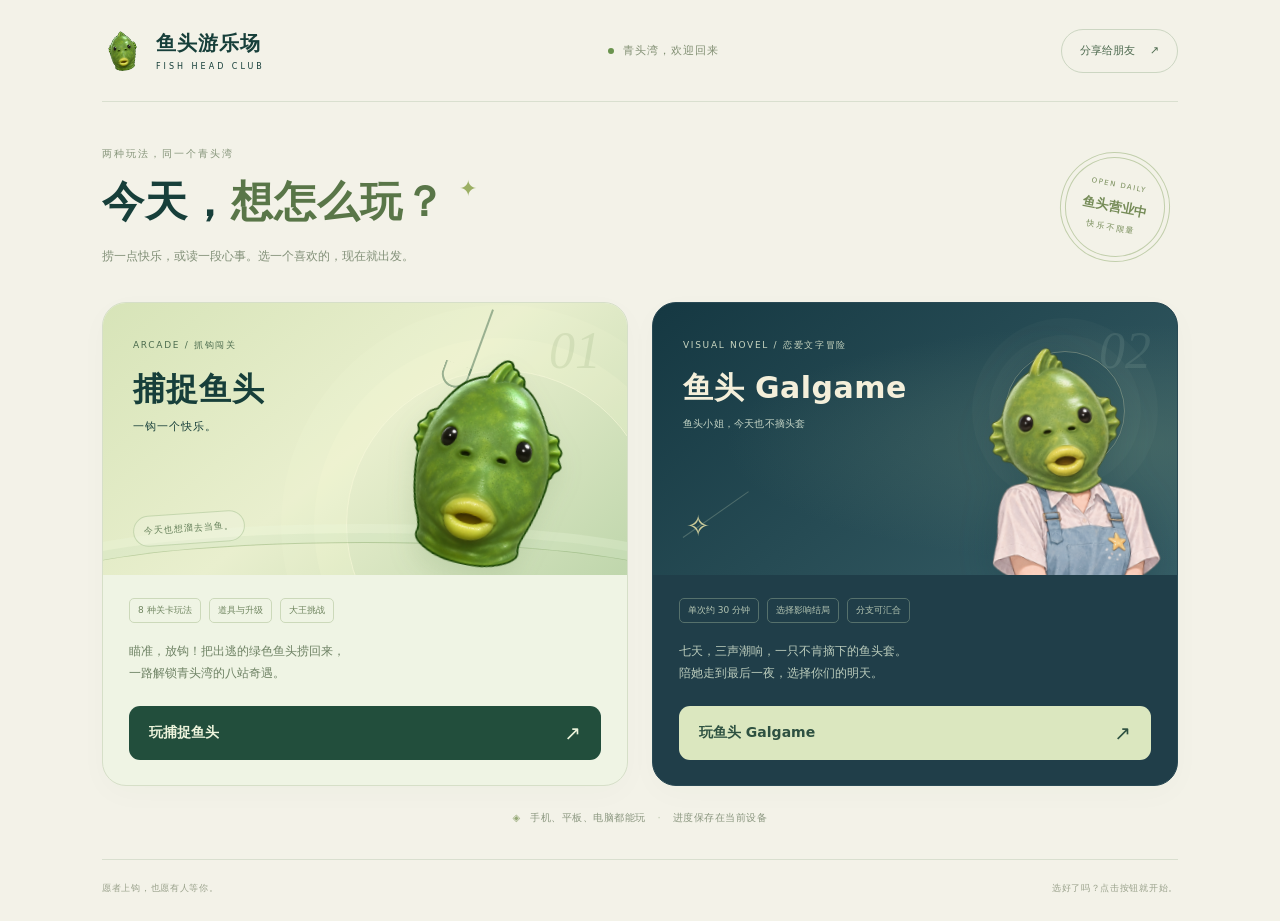
<file: index.html>
<!doctype html>
<html lang="zh-CN">
<head>
  <meta charset="utf-8"><meta name="viewport" content="width=device-width, initial-scale=1, viewport-fit=cover">
  <meta name="theme-color" content="#f3f2e8"><meta name="description" content="欢迎来到鱼头游乐场。选择捕捉鱼头的八关抓钩冒险，或进入鱼头小姐的七日恋爱故事。">
  <meta name="apple-mobile-web-app-capable" content="yes"><meta name="apple-mobile-web-app-title" content="鱼头游乐场">
  <title>鱼头游乐场 · 选一个，开始玩</title>
  <link rel="icon" href="fish-head.ico"><link rel="apple-touch-icon" href="apple-touch-icon.png"><link rel="manifest" href="manifest.webmanifest"><link rel="stylesheet" href="hub.css">
</head>
<body>
  <div class="club-shell">
    <header class="club-header"><a class="club-brand" href="./" aria-label="鱼头游乐场首页"><img src="fish-head.png" alt=""><span>鱼头游乐场<small>FISH HEAD CLUB</small></span></a><span class="club-location"><i></i> 青头湾，欢迎回来</span><button class="share-button" id="shareHub">分享给朋友 <span>↗</span></button></header>
    <main>
      <section class="welcome"><div><p class="eyebrow">两种玩法，同一个青头湾</p><h1>今天，<span>想怎么玩？</span><i>✦</i></h1><p class="welcome-note">捞一点快乐，或读一段心事。<br class="phone-break">选一个喜欢的，现在就出发。</p></div><div class="welcome-stamp" aria-hidden="true"><span>OPEN DAILY</span><b>鱼头营业中</b><small>快乐不限量</small></div></section>
      <section class="game-grid" aria-label="选择游戏">
        <article class="game-card arcade-card" aria-labelledby="arcadeTitle">
          <div class="card-scene"><div class="scene-orbit" aria-hidden="true"></div><div class="hook-line" aria-hidden="true"></div><div class="card-number" aria-hidden="true">01</div><span class="game-kind">ARCADE / 抓钩闯关</span><h2 id="arcadeTitle">捕捉鱼头<span>一钩一个快乐。</span></h2><img class="arcade-fish" src="fish-head.png" alt="绿色鱼头套"><span class="fish-comment" aria-hidden="true">今天也想溜去当鱼。</span><div class="sea-line" aria-hidden="true"></div></div>
          <div class="card-details"><div class="game-tags"><span>8 种关卡玩法</span><span>道具与升级</span><span>大王挑战</span></div><p>瞄准，放钩！把出逃的绿色鱼头捞回来，<br>一路解锁青头湾的八站奇遇。</p><a class="play-button" id="playCatch" href="catch.html"><span>玩捕捉鱼头</span><b aria-hidden="true">↗</b></a></div>
        </article>
        <article class="game-card novel-card" aria-labelledby="novelTitle">
          <div class="card-scene"><div class="moon" aria-hidden="true"></div><span class="novel-spark" aria-hidden="true">✧</span><div class="card-number" aria-hidden="true">02</div><span class="game-kind">VISUAL NOVEL / 恋爱文字冒险</span><h2 id="novelTitle">鱼头 Galgame<span>鱼头小姐，今天也不摘头套</span></h2><div class="novel-character" role="img" aria-label="戴着绿色鱼头套、穿蓝色围裙的小青"></div><div class="novel-line" aria-hidden="true"></div></div>
          <div class="card-details"><div class="game-tags"><span>单次约 30 分钟</span><span>选择影响结局</span><span>分支可汇合</span></div><p>七天，三声潮响，一只不肯摘下的鱼头套。<br>陪她走到最后一夜，选择你们的明天。</p><a class="play-button" id="playNovel" href="galgame.html"><span>玩鱼头 Galgame</span><b aria-hidden="true">↗</b></a></div>
        </article>
      </section>
      <p class="play-note"><span>◈</span> 手机、平板、电脑都能玩 <i>·</i> 进度保存在当前设备</p>
    </main>
    <footer class="club-footer"><span>愿者上钩，也愿有人等你。</span><span id="hubStatus" role="status">选好了吗？点击按钮就开始。</span></footer>
  </div>
  <script src="hub.js"></script>
</body>
</html>
</file>
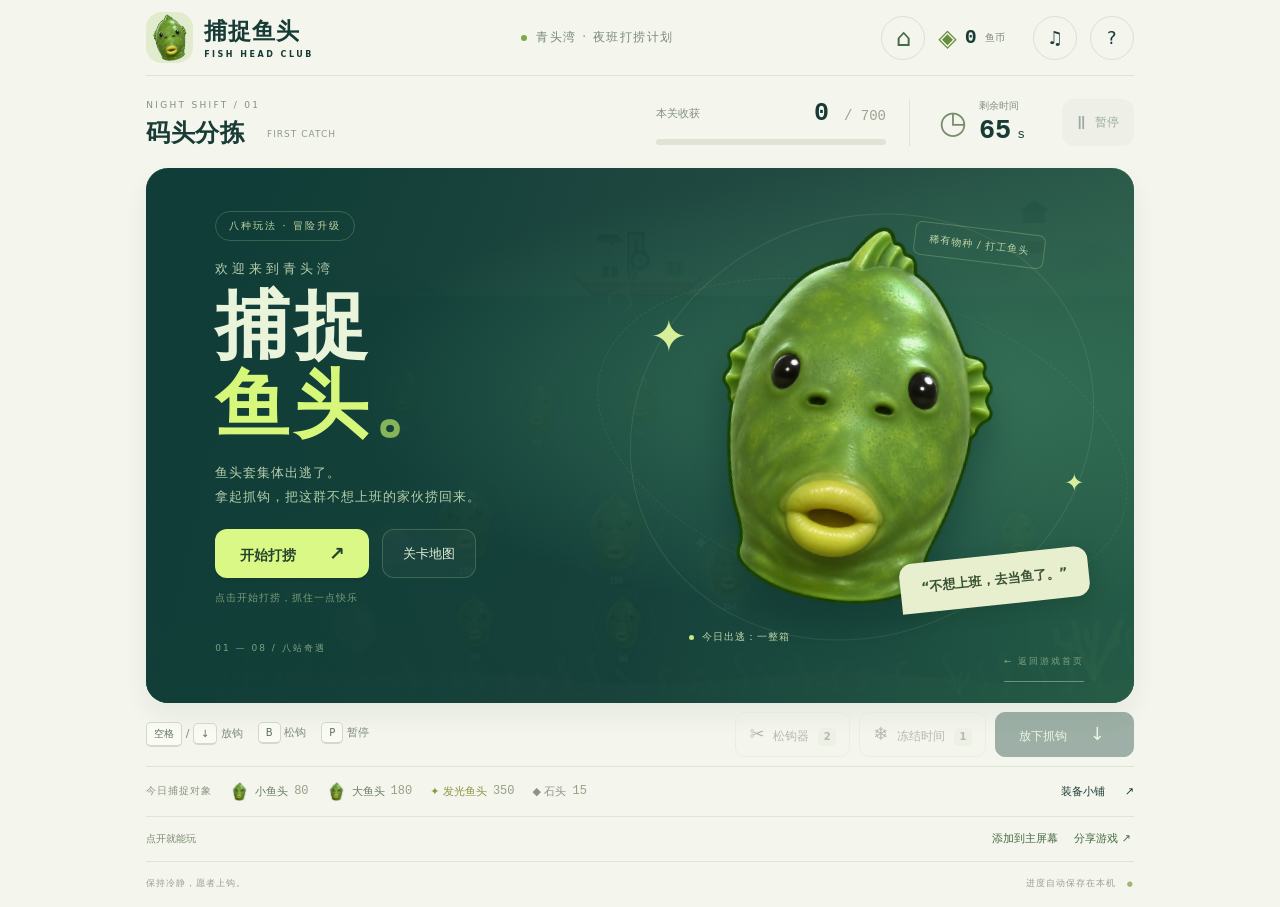
<file: catch.html>
<!doctype html>
<html lang="zh-CN">
<head>
  <meta charset="utf-8">
  <meta name="viewport" content="width=device-width, initial-scale=1, viewport-fit=cover">
  <meta name="theme-color" content="#113e3b">
  <meta name="description" content="点一下放钩，把不想上班的绿色鱼头捞回来！8 个剧情关卡、鱼头大王、装备升级，手机电脑都能玩。">
  <meta name="apple-mobile-web-app-capable" content="yes">
  <meta name="apple-mobile-web-app-status-bar-style" content="black-translucent">
  <meta name="apple-mobile-web-app-title" content="捕捉鱼头">
  <meta property="og:title" content="捕捉鱼头 · 八种玩法，八站奇遇">
  <meta property="og:description" content="寻宝、闸门、避电、救援与三阶段大王，八种玩法等你挑战。">
  <meta property="og:type" content="website">
  <meta property="og:image" content="icon-512.png">
  <title>捕捉鱼头 · 青头湾夜班日记</title>
  <link rel="icon" href="fish-head.ico">
  <link rel="apple-touch-icon" href="apple-touch-icon.png">
  <link rel="manifest" href="manifest.webmanifest">
  <link rel="stylesheet" href="style.css">
  <link rel="stylesheet" href="mobile.css">
</head>
<body>
  <div class="app">
    <header class="header">
      <button class="brand" id="homeButton" aria-label="返回捕捉鱼头菜单"><span class="brand-icon"><img src="fish-head.png" alt=""></span><span>捕捉鱼头<small>FISH HEAD CLUB</small></span></button>
      <div class="header-note"><span class="live-dot"></span>青头湾 · 夜班打捞计划</div>
      <div class="header-actions"><a class="icon-button hub-return" href="index.html" aria-label="返回游戏首页" title="返回游戏首页">⌂</a><span class="wallet" title="通关获得鱼币，可用于升级装备"><span>◈</span> <b id="wallet">0</b><small>鱼币</small></span><button id="soundButton" class="icon-button" title="切换音效" aria-label="关闭音效">♫</button><button id="helpButton" class="icon-button" title="玩法说明" aria-label="玩法说明">?</button></div>
    </header>

    <main>
      <section class="dashboard" aria-label="关卡信息">
        <div class="level-title"><span class="eyebrow" id="levelEyebrow">NIGHT SHIFT / 01</span><h1 id="levelName">新手码头 <span>FIRST CATCH</span></h1></div>
        <div class="score-panel"><div><span>本关收获</span><b id="score">0 <small>/ 450</small></b></div><div class="progress-track"><i id="progress"></i></div></div>
        <div class="timer"><span class="clock-icon">◷</span><div><small>剩余时间</small><strong id="timer">65<span>s</span></strong></div></div>
        <button class="pause-button" id="pauseButton" disabled>Ⅱ <span>暂停</span></button>
      </section>

      <section id="missionStrip" class="mission-strip" aria-label="本关委托"><b id="missionLabel">分拣委托</b><span id="missionProgress" role="status" aria-live="polite">小鱼头 0/3 · 大鱼头 0/2</span></section>

      <section class="game-shell" aria-label="捕捉鱼头游戏场景">
        <canvas id="game" width="1200" height="650" tabindex="0" aria-label="游戏区域。空格或向下键放钩，B 松钩，P 暂停。"></canvas>
        <div class="water-badge"><span></span><span id="sceneLabel">青头湾 / 水深 3 m</span></div>
        <div class="scene-caption" id="sceneCaption">一场关于鱼头、自由和夜班的冒险。</div>
        <div id="toast" class="toast" role="status" aria-live="polite"></div>

        <section id="homeScreen" class="home-screen">
          <div class="home-copy"><span class="pill">八种玩法 · 冒险升级</span><p class="home-kicker">欢迎来到青头湾</p><h2>捕捉<span>鱼头<span class="title-dot">。</span></span></h2><p class="home-description">鱼头套集体出逃了。<br>拿起抓钩，把这群不想上班的家伙捞回来。</p><div class="home-buttons"><button class="primary-button" id="startButton">开始打捞 <span>↗</span></button><button class="glass-button" id="levelButton">关卡地图</button></div><p class="home-hint">点击开始打捞，抓住一点快乐</p></div>
          <div class="hero-art" aria-hidden="true"><div class="hero-orbit orbit-one"></div><div class="hero-orbit orbit-two"></div><div class="hero-tag tag-top">稀有物种 / 打工鱼头</div><img class="hero-fish" src="fish-head.png" alt=""><div class="hero-speech">“不想上班，去当鱼了。”</div><span class="hero-spark spark-one">✦</span><span class="hero-spark spark-two">✦</span><div class="hero-tag tag-bottom"><i></i> 今日出逃：一整箱</div></div>
          <div class="home-bottom"><span>01 — 08 / 八站奇遇</span><a class="hub-home-link" href="index.html">← 返回游戏首页</a></div>
        </section>

        <div id="modalLayer" class="modal-layer" hidden><section id="modal" class="modal" role="dialog" aria-modal="true" aria-labelledby="modalTitle" tabindex="-1"></section></div>
      </section>

      <section class="controls-bar" aria-label="游戏操作">
        <div class="control-tips"><span><kbd>空格</kbd> / <kbd>↓</kbd> 放钩</span><span><kbd>B</kbd> 松钩</span><span><kbd>P</kbd> 暂停</span></div>
        <div class="tools"><button id="releaseButton" disabled><span>✂</span> 松钩器 <b id="releaseCount">2</b></button><button id="freezeButton" disabled><span>❄</span> 冻结时间 <b id="freezeCount">1</b></button><button class="drop-button" id="dropButton" disabled>放下抓钩 <span>↓</span></button></div>
      </section>
      <section class="footer-strip"><div class="collection"><span class="footer-label">今日捕捉对象</span><span><img src="fish-head.png" alt="">小鱼头 <b>80</b></span><span><img src="fish-head.png" alt="">大鱼头 <b>180</b></span><span class="rare-legend">✦ 发光鱼头 <b>350</b></span><span class="rock-legend">◆ 石头 <b>15</b></span></div><button class="text-button" id="shopButton">装备小铺 <span>↗</span></button></section>
    </main>

    <div class="mobile-note">↻ 横过手机，海面更开阔 · 点击水面就能放钩</div>
    <nav class="share-bar" aria-label="分享与安装"><span id="offlineStatus" role="status">点开就能玩</span><div><button id="installButton">添加到主屏幕</button><button id="shareButton">分享游戏 ↗</button></div></nav>
    <footer class="page-footer"><span>保持冷静，愿者上钩。</span><span id="saveStatus">进度自动保存在本机 <span>●</span></span></footer>
  </div>
  <dialog id="installDialog" class="install-dialog" aria-labelledby="installTitle"><h2 id="installTitle">把鱼头带回主屏幕</h2><p>iPhone / iPad：在 <b>Safari</b> 打开本页，点<b>分享 → 添加到主屏幕</b>；如果出现“作为网页 App 打开”，将它开启。</p><p>安卓：在浏览器菜单中选择<b>安装应用</b>或<b>添加到主屏幕</b>。</p><p>等下方提示“已可离线游玩”后，就可以断网开捞。清理浏览器数据可能移除缓存和存档，手机与电脑的进度各自保存。</p><button id="closeInstall" class="primary-button">知道了</button></dialog>
  <script src="engine.js"></script>
  <script src="game.js"></script>
  <script src="pwa.js"></script>
</body>
</html>
</file>
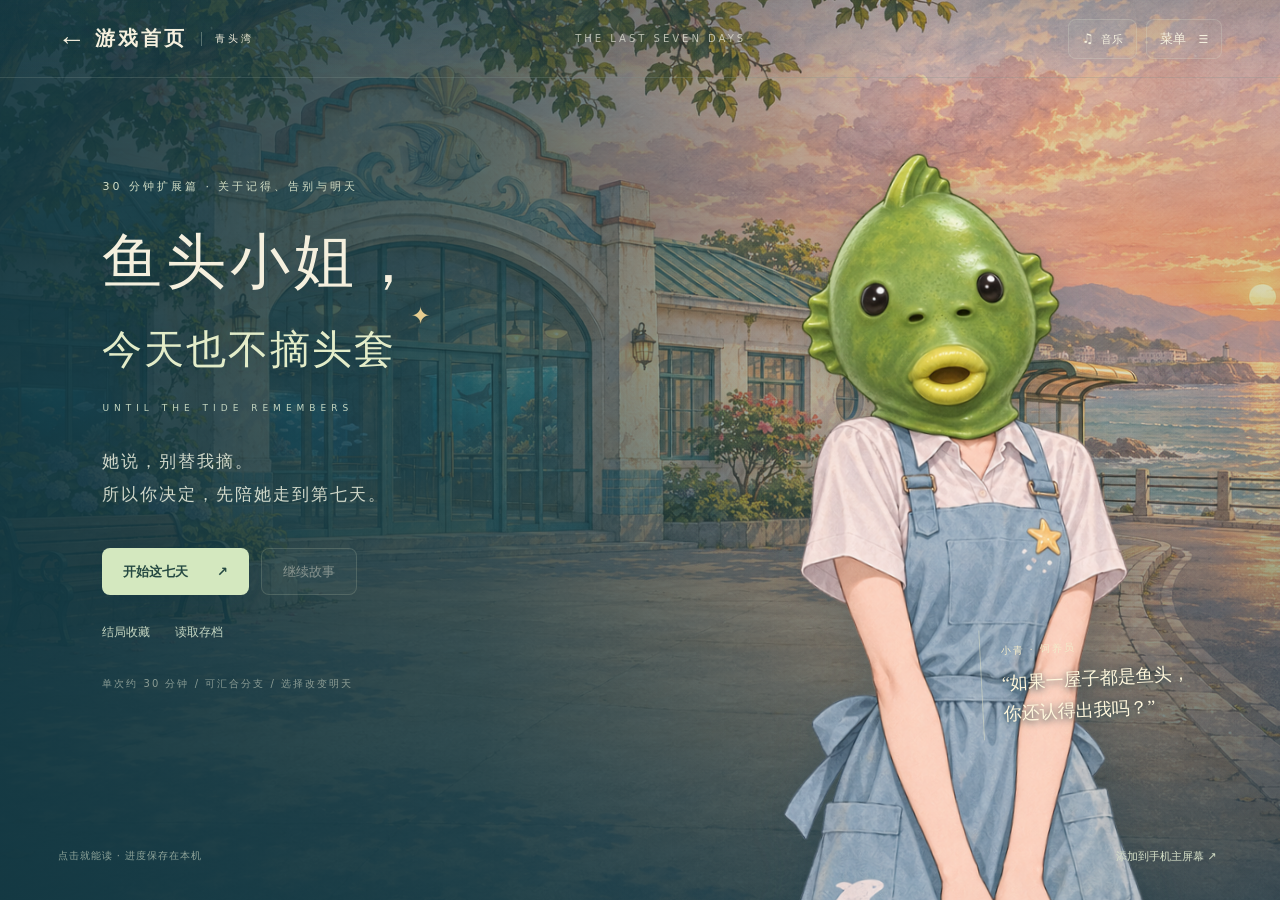
<file: galgame.html>
<!doctype html>
<html lang="zh-CN">
<head>
  <meta charset="utf-8"><meta name="viewport" content="width=device-width, initial-scale=1, viewport-fit=cover">
  <meta name="theme-color" content="#153f49"><meta name="apple-mobile-web-app-capable" content="yes"><meta name="apple-mobile-web-app-title" content="鱼头小姐">
  <meta name="description" content="七天，三声潮响，一只不肯摘下的绿色鱼头。单次结局约三十分钟的恋爱文字冒险，可汇合分支，选择影响故事的走向。">
  <title>鱼头小姐，今天也不摘头套</title>
  <link rel="icon" href="gal-icon.png"><link rel="apple-touch-icon" href="gal-icon.png"><link rel="manifest" href="galgame.webmanifest">
  <link rel="stylesheet" href="galgame.css">
  <link rel="preload" href="gal-harbor.png" as="image"><link rel="preload" href="gal-masked.png" as="image">
</head>
<body>
<main id="novel" data-view="title" data-scene="harbor">
  <div id="backdrop" class="backdrop" aria-hidden="true"></div><div class="lightwash" aria-hidden="true"></div><div class="grain" aria-hidden="true"></div>
  <header class="topbar"><a class="wordmark" href="index.html" id="arcadeLink" aria-label="返回游戏首页"><span aria-hidden="true">←</span> 游戏首页 <small>青头湾</small></a><span id="sceneTime" class="scene-time">THE LAST SEVEN DAYS</span><div class="top-actions"><button id="musicButton" aria-label="开启音乐" aria-pressed="false">♫<span>音乐</span></button><button id="menuButton">菜单 <span>☰</span></button></div></header>
  <div id="cast" class="cast" aria-hidden="true"><div class="actor actor-qing" data-person="qing"></div><div class="actor actor-pao" data-person="pao"></div><div class="actor actor-lan" data-person="lan"></div><div class="little-fish"></div></div>
  <section id="titleScreen" class="title-screen">
    <div class="title-copy"><p class="eyebrow">30 分钟扩展篇 · 关于记得、告别与明天</p><h1>鱼头小姐，<br><em>今天也不摘头套</em><span class="title-star">✦</span></h1><p class="english-title">UNTIL THE TIDE REMEMBERS</p><p class="intro">她说，别替我摘。<br>所以你决定，先陪她走到第七天。</p><div class="title-buttons"><button class="primary" id="newGame">开始这七天 <span>↗</span></button><button class="soft" id="continueGame" disabled>继续故事</button></div><div class="title-links"><button id="titleGallery">结局收藏</button><button id="titleLoad">读取存档</button></div><p class="duration">单次约 30 分钟 / 可汇合分支 / 选择改变明天</p></div>
    <div class="title-caption"><span>小青 · 饲养员</span><p>“如果一屋子都是鱼头，<br>你还认得出我吗？”</p></div>
    <footer class="title-footer"><span id="offlineStatus" role="status">点击就能读 · 进度保存在本机</span><button id="installInfo">添加到手机主屏幕 ↗</button></footer>
  </section>
  <section id="readingScreen" class="reading-screen" hidden>
    <div class="chapter-strip"><span id="chapterLabel"></span><span id="memoryBadge" hidden>▣ 给明天的留言</span></div>
    <section id="choicePanel" class="choice-panel" hidden aria-labelledby="choiceTitle"><span class="eyebrow" id="choiceKind">此刻，由你决定</span><h2 id="choiceTitle"></h2><div id="choices"></div><p>慢慢想，潮声会等你。<button id="choiceBack" class="plain">回到前一句</button></p></section>
    <section class="dialogue" id="dialogue"><div class="speaker-line"><span id="speaker"></span><span id="readMark">未读</span></div><button id="advanceText" class="advance-text" aria-label="显示完整对白或继续下一句"><span id="dialogueText" aria-hidden="true"></span><span id="accessibleLine" class="sr-only"></span><span class="next-cue" aria-hidden="true">▸</span></button><div class="reading-tools"><button id="backButton">上一句</button><button id="historyButton">回顾</button><span class="tools-spacer"></span><button id="autoButton" aria-pressed="false">自动</button><button id="skipButton" aria-pressed="false">跳过已读</button><button id="saveButton">存档</button><button id="loadButton">读档</button></div></section>
    <div class="reading-footer"><span id="saveStatus" role="status">自动保存于此设备</span><span>点击对白继续 · 空格 / →</span></div>
  </section>
  <section id="endingScreen" class="ending-screen" hidden><div class="ending-card"><span id="endingNumber" class="eyebrow"></span><h2 id="endingTitle"></h2><p id="endingPoem"></p><span class="ending-rule">✦</span><div class="ending-actions"><button id="bonusButton" class="primary">看看群聊彩蛋 ↗</button><button id="lastChoiceButton" class="soft">回到最后一次选择</button><button id="secondChoiceButton" class="soft">回到之前的路口</button><button id="endingGalleryButton" class="plain">结局收藏</button><button id="endingHomeButton" class="plain">返回标题</button></div><p class="ending-note">已收录到结局收藏 · 你可以留在这一刻，也可以看看另一个明天。</p></div></section>
  <div id="toast" class="toast" role="status" hidden></div>
</main>
<dialog id="modal" aria-labelledby="modalHeading"><div class="modal-top"><h2 id="modalHeading"></h2><button id="closeModal" aria-label="关闭">×</button></div><div id="modalContent"></div></dialog>
<script src="galgame-story.js"></script><script src="galgame-core.js"></script><script src="galgame.js"></script>
</body></html>
</file>
<file: hub.css>
:root{--paper:#f3f2e8;--ink:#173f3a;--muted:#7b897a;--line:#d9dfcf;--font:'Microsoft YaHei','PingFang SC',system-ui,sans-serif}
*{box-sizing:border-box}body{margin:0;background:var(--paper);color:var(--ink);font-family:var(--font);-webkit-text-size-adjust:100%;background-image:radial-gradient(#7c937519 .7px,transparent .7px);background-size:8px 8px}a,button{-webkit-tap-highlight-color:transparent;touch-action:manipulation}a{color:inherit;text-decoration:none}button{font:inherit;cursor:pointer}button:focus-visible,a:focus-visible{outline:3px solid #a1ac55;outline-offset:5px}button:disabled{cursor:default}.club-shell{width:min(1152px,100%);margin:auto;padding:0 38px}.club-header{height:102px;display:flex;align-items:center;justify-content:space-between;border-bottom:1px solid var(--line);gap:20px}.club-brand{display:flex;align-items:center;gap:12px;font-size:20px;font-weight:800;letter-spacing:1px}.club-brand img{width:42px;height:48px;object-fit:contain;transform:rotate(-9deg)}.club-brand small{display:block;font-size:8px;letter-spacing:3px;margin-top:5px;font-weight:500}.club-location{font-size:11px;letter-spacing:1px;color:#829074;display:flex;align-items:center;gap:9px}.club-location i{width:6px;height:6px;background:#6a934e;border-radius:50%}.share-button{background:transparent;border:1px solid #ccd6c2;border-radius:25px;color:#4e6b50;padding:12px 18px;font-size:11px;min-height:44px}.share-button span{margin-left:11px}.share-button:hover{background:#e4ead9}.welcome{display:flex;align-items:center;justify-content:space-between;padding:45px 0 34px}.eyebrow{font-size:10px;letter-spacing:2px;color:#849378;margin:0 0 14px}.welcome h1{font-size:clamp(27px,3.3vw,44px);font-weight:800;line-height:1.3;letter-spacing:1px;margin:0 0 15px}.welcome h1 span{color:#597648}.welcome h1 i{font-size:22px;font-style:normal;color:#9baf63;vertical-align:top;margin-left:13px}.welcome-note{font-size:12px;line-height:1.9;color:#829078;margin:0}.phone-break{display:none}.welcome-stamp{width:110px;height:110px;display:flex;flex-direction:column;justify-content:center;align-items:center;border:1px solid #c2cfac;outline:1px solid #c2cfac;outline-offset:-6px;border-radius:50%;transform:rotate(11deg);color:#758b57;margin-right:8px}.welcome-stamp span{font-size:7px;letter-spacing:1.5px}.welcome-stamp b{font-size:13px;margin:9px 0 6px}.welcome-stamp small{font-size:8px;letter-spacing:2px}.game-grid{display:grid;grid-template-columns:repeat(2,minmax(0,1fr));gap:24px}.game-card{border:1px solid #d6dfc8;border-radius:24px;overflow:hidden;box-shadow:0 8px 30px #27452f06;transition:transform .25s,box-shadow .25s}.game-card:hover{transform:translateY(-4px);box-shadow:0 14px 36px #27452f12}.card-scene{height:272px;position:relative;overflow:hidden;padding:30px 30px 0}.game-kind{position:relative;z-index:3;font-size:9px;letter-spacing:1.7px;color:#4c6c4e}.card-number{position:absolute;right:26px;top:18px;font:italic 52px Georgia,serif;color:#71935a26}.card-scene h2{position:relative;z-index:3;font-size:32px;line-height:1.4;margin:15px 0 0;font-weight:800;letter-spacing:1px}.card-scene h2 span{display:block;font-size:11px;font-weight:400;letter-spacing:1px;margin-top:8px}.arcade-card{background:#eff4e4}.arcade-card .card-scene{background:linear-gradient(140deg,#d7e4b8 0%,#e9efce 50%,#bfd6ac 100%)}.arcade-fish{position:absolute;z-index:2;right:8px;bottom:0;width:51%;height:225px;object-fit:contain;transform:rotate(12deg);filter:drop-shadow(0 14px 12px #52794422);transition:transform .5s}.arcade-card:hover .arcade-fish{transform:rotate(4deg) translateY(-5px)}.scene-orbit{position:absolute;border:1px solid #f9f9daaa;width:310px;height:310px;border-radius:50%;right:-29px;bottom:-105px;box-shadow:0 0 0 32px #f9f9da21,0 0 0 65px #f9f9da16}.hook-line{position:absolute;top:-1px;left:66%;height:70px;width:34px;border-right:2px solid #54785a88;transform:rotate(20deg)}.hook-line:after{content:'';position:absolute;bottom:-17px;right:-2px;width:24px;height:22px;border:2px solid #54785a88;border-top:0;border-radius:0 0 16px 16px}.fish-comment{position:absolute;z-index:3;bottom:31px;left:30px;font-size:9px;letter-spacing:1px;color:#65805a;border:1px solid #adc69799;border-radius:30px;padding:8px 10px;background:#f4f7e755;transform:rotate(-4deg)}.sea-line{position:absolute;bottom:-47px;left:-10%;width:120%;height:80px;border-top:1px solid #6d97525c;border-radius:50%;box-shadow:0 -9px 0 #74a26a14,0 -18px 0 #edf5db44}.card-details{position:relative;padding:23px 26px 25px}.game-tags{display:flex;gap:8px;flex-wrap:wrap}.game-tags span{font-size:9px;padding:5px 8px;border:1px solid #ccd9ba;border-radius:5px;color:#6f855f;white-space:nowrap}.card-details p{font-size:12px;line-height:1.9;color:#6e8264;margin:17px 0 21px}.play-button{display:flex;justify-content:space-between;align-items:center;min-height:52px;padding:15px 20px;border-radius:11px;background:#224e3c;color:#edf4dc;font-size:14px;font-weight:600;transition:background .2s}.play-button:hover{background:#163c2c}.play-button b{font-size:20px;font-weight:400}.novel-card{background:#203e49;border-color:#294954}.novel-card .card-scene{background:radial-gradient(ellipse at 92% 52%,#53746b88,transparent 60%),linear-gradient(140deg,#153842,#375e66);color:#f4efda}.novel-card .game-kind{color:#c8d5c0}.novel-card .card-number{color:#b9d4c021}.novel-card h2{font-size:30px;letter-spacing:.5px}.novel-card h2 span{font-size:10px;max-width:215px;letter-spacing:.2px;color:#c5d5c6}.novel-character{position:absolute;z-index:2;right:-5px;bottom:-218px;width:225px;height:450px;background:url('gal-masked.png') 0 center/300% 100% no-repeat;transform:rotate(-5deg);filter:drop-shadow(0 6px 20px #092c3744);transition:transform .5s}.novel-card:hover .novel-character{transform:rotate(-2deg) translateY(-5px)}.moon{position:absolute;right:52px;top:48px;width:120px;height:120px;border:1px solid #e2dfb855;border-radius:50%;box-shadow:0 0 0 16px #eee7bf06,0 0 0 33px #eee7bf06}.novel-spark{position:absolute;left:33px;bottom:32px;font-size:29px;color:#cccb99}.novel-line{position:absolute;left:30px;bottom:37px;width:80px;height:1px;background:#c5d5b744;transform:rotate(-35deg);transform-origin:left}.novel-card .game-tags span{border-color:#56716c;color:#b6c7b4}.novel-card .card-details p{color:#bbccbc}.novel-card .play-button{background:#dbe7bf;color:#2e5141}.novel-card .play-button:hover{background:#edf2d5}.play-note{text-align:center;font-size:10px;color:#8a967f;margin:25px 0 34px;letter-spacing:.5px}.play-note>span{color:#95a876;margin-right:6px}.play-note i{font-style:normal;padding:0 8px;color:#bac4ab}.club-footer{display:flex;justify-content:space-between;gap:12px;border-top:1px solid var(--line);padding:22px 0 26px;font-size:9px;color:#9aa28c;letter-spacing:.7px}
@media(max-width:760px){.club-shell{padding:0 20px}.club-header{height:81px;gap:12px}.club-brand{font-size:17px;gap:8px}.club-brand img{width:34px;height:41px}.club-brand small{font-size:6px;letter-spacing:2px}.club-location{display:none}.share-button{padding:10px 12px;font-size:10px}.share-button span{margin-left:4px}.welcome{padding:30px 0 24px}.welcome h1{font-size:30px;letter-spacing:0;margin-bottom:13px}.welcome h1 i{font-size:17px;margin-left:5px}.eyebrow{font-size:8px;letter-spacing:1.4px;margin-bottom:12px}.welcome-note{font-size:11px;line-height:1.9}.phone-break{display:inline}.welcome-stamp{display:none}.game-grid{grid-template-columns:1fr;gap:19px}.game-card{border-radius:20px}.card-scene{height:219px;padding:23px 23px 0}.card-scene h2{font-size:29px;margin-top:12px}.card-scene h2 span{font-size:10px;margin-top:5px}.game-kind{font-size:8px;letter-spacing:1.2px}.card-number{font-size:43px;right:20px;top:13px}.arcade-fish{height:185px;width:49%;right:3px;bottom:-3px}.fish-comment{left:23px;bottom:23px;font-size:8px;letter-spacing:.5px;padding:7px 8px}.novel-card h2{font-size:27px}.novel-card h2 span{font-size:9px;max-width:160px}.novel-character{width:186px;height:372px;bottom:-187px;right:-14px}.moon{right:32px;top:40px;width:104px;height:104px}.novel-spark{left:25px;bottom:22px;font-size:25px}.novel-line{left:25px;bottom:28px;width:58px}.card-details{padding:18px 21px 21px}.game-tags{gap:7px}.game-tags span{font-size:8px;padding:5px 7px}.card-details p{font-size:11px;margin:13px 0 17px;line-height:1.85}.play-button{min-height:49px;font-size:13px;padding:13px 17px}.play-note{font-size:9px;line-height:1.8;margin:21px 0 24px}.play-note i{padding:0 3px}.club-footer{font-size:8px;letter-spacing:0;padding:18px 0 calc(20px + env(safe-area-inset-bottom));flex-direction:column;gap:8px;text-align:center}.game-card:hover{transform:none}}
@media(min-width:560px) and (max-width:760px){.club-shell{max-width:550px}.card-scene{height:245px}.arcade-fish{height:215px}.novel-character{width:210px;height:420px;bottom:-207px}}
@media(orientation:landscape) and (max-height:600px) and (min-width:660px){.club-shell{max-width:1100px;padding:0 max(22px,env(safe-area-inset-left))}.club-header{height:65px}.welcome{padding:23px 0}.welcome h1{font-size:30px}.welcome-stamp{display:none}.game-grid{grid-template-columns:repeat(2,minmax(0,1fr));gap:16px}.card-scene{height:211px;padding:22px 20px}.card-scene h2,.novel-card h2{font-size:25px}.game-kind{font-size:7px}.novel-card h2 span{font-size:9px;max-width:150px}.arcade-fish{height:172px}.novel-character{width:180px;height:360px;bottom:-185px;right:-23px}.fish-comment{font-size:8px;left:20px}.card-details{padding:16px 18px 19px}.card-details p{font-size:10px}.game-tags{gap:5px}.game-tags span{font-size:8px;padding:4px 6px}.club-footer{flex-direction:row;text-align:left}}
@media(prefers-reduced-motion:reduce){*,*:before,*:after{transition:none!important}}
@media(min-width:761px) and (max-height:800px){.club-header{height:78px}.welcome{padding:25px 0 23px}.welcome h1{font-size:38px}.welcome-stamp{width:94px;height:94px}.card-scene{height:220px}.novel-character{width:200px;height:400px;bottom:-196px}.arcade-fish{height:207px}.card-details{padding:18px 23px 20px}.card-details p{margin:13px 0 17px}.play-button{min-height:48px;padding:12px 18px}.play-note{margin:20px 0 22px}.club-footer{padding:18px 0}}
</file>
<file: style.css>
@font-face{font-family:LocalUI;src:local("Microsoft YaHei")}
:root{--ink:#173b35;--muted:#7c8981;--paper:#f4f5ed;--line:#dfe4d8;--lime:#d7fa75;--dark:#123d38;--font:LocalUI,"PingFang SC","Microsoft YaHei",system-ui,sans-serif}
*{box-sizing:border-box}body{margin:0;background:var(--paper);color:var(--ink);font-family:var(--font);font-size:14px}button{font:inherit;cursor:pointer;border:0;transition:transform .15s,background .15s,opacity .15s}button:active:not(:disabled){transform:translateY(2px)}button:disabled{cursor:default;opacity:.4}button:focus-visible,canvas:focus-visible{outline:3px solid #8acb46;outline-offset:4px}[hidden]{display:none!important}.app{max-width:1440px;padding:0 42px;margin:auto}.header{height:99px;display:flex;align-items:center;justify-content:space-between;border-bottom:1px solid var(--line)}.brand{display:flex;gap:11px;align-items:center;background:none;padding:0;color:var(--ink);text-align:left;font-size:23px;font-weight:900;letter-spacing:1px}.brand-icon{height:51px;width:47px;border-radius:16px;background:#e1ebce;display:grid;place-items:center;overflow:hidden}.brand-icon img{height:49px;width:49px;object-fit:contain;transform:rotate(-10deg)}.brand small{display:block;font-size:8px;letter-spacing:2.5px;margin-top:3px;font-weight:600}.header-note{display:flex;align-items:center;gap:9px;font-size:12px;letter-spacing:1.5px;color:#7b887d}.live-dot{width:6px;height:6px;background:#7caa49;border-radius:50%}.header-actions{display:flex;align-items:center;gap:13px}.wallet{display:flex;align-items:center;gap:8px;margin-right:15px}.wallet>span{font-size:24px;color:#668e3c}.wallet b{font-family:Consolas,monospace;font-size:20px}.wallet small{font-size:10px;color:var(--muted)}.icon-button{width:35px;height:35px;border:1px solid #dbe1d5;background:transparent;border-radius:50%;color:var(--ink);font-size:18px}.icon-button:hover{background:#e5ebdd}.dashboard{height:112px;display:flex;align-items:center;gap:32px}.level-title{flex:1}.eyebrow{font-size:9px;letter-spacing:2.3px;color:#83917f}h1{font-size:24px;margin:6px 0 0;letter-spacing:.5px}h1 span{font-size:9px;letter-spacing:1px;color:#8e9a8d;margin-left:14px;vertical-align:middle;font-weight:500}.score-panel{width:270px}.score-panel>div:first-child{display:flex;align-items:center;justify-content:space-between;margin-bottom:11px}.score-panel span{font-size:11px;color:#83917f}.score-panel b{font:700 25px Consolas,monospace}.score-panel b small{font-size:14px;color:#9ba391;font-weight:400}.progress-track{height:6px;background:#dfe4d5;border-radius:9px;overflow:hidden}.progress-track i{display:block;width:0;height:100%;background:#83ad48;transition:width .3s;border-radius:9px}.timer{border-left:1px solid var(--line);padding-left:29px;display:flex;align-items:center;gap:12px;min-width:130px}.clock-icon{font-size:32px;color:#778d6a}.timer small{font-size:10px;color:#83917f;display:block}.timer strong{font:700 27px Consolas,monospace;display:block;margin-top:3px}.timer strong span{font-size:13px;margin-left:6px;font-weight:400}.timer.urgent strong{color:#d36a45}.pause-button{background:#e7ebdf;border-radius:12px;padding:13px 15px;color:var(--ink);font-size:18px;display:flex;gap:9px;align-items:center}.pause-button span{font-size:12px}.game-shell{position:relative;overflow:hidden;border-radius:22px;background:#123d43;aspect-ratio:1200/650;box-shadow:0 12px 24px #234f3211}canvas{display:block;width:100%;height:100%;touch-action:manipulation}.water-badge{position:absolute;left:24px;top:20px;display:flex;gap:8px;align-items:center;font-size:10px;color:#3f6657;pointer-events:none;letter-spacing:1px}.water-badge>span:first-child{height:5px;width:5px;background:#568c67;border-radius:50%}.scene-caption{position:absolute;bottom:20px;left:24px;color:#a1c8b7;font-size:10px;letter-spacing:1px;pointer-events:none}.controls-bar{min-height:81px;display:flex;align-items:center;justify-content:space-between;border-bottom:1px solid var(--line);gap:10px}.control-tips{display:flex;gap:20px;color:#7e8c7e;font-size:11px}.control-tips span{white-space:nowrap}kbd{font:10px var(--font);border:1px solid #d3daca;border-bottom-width:2px;padding:4px 7px;border-radius:5px;background:#fafbf5;color:#5e705b;display:inline-block}.tools{display:flex;gap:9px}.tools button{border:1px solid #dce2d3;background:transparent;color:#53664f;border-radius:10px;padding:11px 15px;font-size:12px;white-space:nowrap}.tools button>span{font-size:18px;margin-right:5px}.tools button b{display:inline-grid;place-items:center;background:#e5ebd9;width:18px;height:18px;border-radius:5px;margin-left:5px;font-size:10px}.tools .drop-button{color:#e5f7cd;background:#1c493e;border-color:#1c493e;padding:10px 23px}.drop-button span{margin-left:19px}.tools button:hover:not(:disabled){background:#e3ebd6}.tools .drop-button:hover:not(:disabled){background:#2d6350}.footer-strip{height:61px;display:flex;align-items:center;justify-content:space-between}.collection{display:flex;align-items:center;gap:24px;color:#6a7b64;font-size:11px}.footer-label{font-size:10px;color:#8a9681;letter-spacing:1px}.collection>span{display:flex;align-items:center;gap:6px}.collection img{width:19px;height:24px;object-fit:contain}.collection b{font:12px Consolas,monospace;color:#97a187}.rare-legend{color:#8e9640}.rock-legend{color:#8d9384}.text-button{color:var(--ink);background:none;font-size:11px;padding:8px 0}.text-button span{margin-left:16px}.page-footer{display:flex;justify-content:space-between;font-size:9px;color:#98a18f;letter-spacing:1px;border-top:1px solid var(--line);padding:18px 0 22px}.page-footer span span{color:#9fb676;font-size:7px;margin-left:7px}
.home-screen{position:absolute;inset:0;background:radial-gradient(ellipse at 80% 42%,#367157 0%,transparent 52%),linear-gradient(110deg,#103d37 10%,#153f38ef 55%,#245b45ed);overflow:hidden;color:#eaf4da}.home-copy{position:absolute;top:9%;left:7%;z-index:2}.pill{display:inline-block;font-size:10px;border:1px solid #63906977;border-radius:20px;padding:7px 13px;color:#c0d6a5;letter-spacing:2px}.home-kicker{font-size:13px;letter-spacing:4px;margin:28px 0 11px;color:#b4ccab}.home-copy h2{font-size:clamp(54px,6.6vw,94px);line-height:1.07;letter-spacing:5px;margin:0;font-weight:900}.home-copy h2>span{display:block;color:#d6f779}.title-dot{color:#85b459}.home-description{font-size:13px;line-height:1.9;color:#b6ceab;letter-spacing:1px;margin:22px 0 23px}.home-buttons{display:flex;gap:13px}.primary-button{border-radius:12px;padding:16px 24px;background:#daf885;color:#24442e;font-weight:700;font-size:14px;min-width:154px;box-shadow:0 4px 0 #172f2633}.primary-button:hover{background:#e8ffa2}.primary-button>span{margin-left:28px;font-size:19px}.glass-button{border:1px solid #6e8f6b77;border-radius:12px;padding:14px 22px;background:#ffffff07;color:#e2eed4;font-size:13px}.glass-button:hover{background:#ffffff14}.home-hint{color:#799c7a;font-size:10px;letter-spacing:1px;margin-top:17px}.home-hint kbd{border-color:#73916655;background:#ffffff08;color:#a3c294;margin-right:6px;font-size:9px}.hero-art{position:absolute;right:3%;top:8%;width:50%;height:81%}.hero-fish{position:absolute;width:85%;height:94%;object-fit:contain;left:7%;top:0;filter:drop-shadow(0 25px 19px #092c2780);transform:rotate(8deg);animation:float 5s ease-in-out infinite}.hero-orbit{position:absolute;border:1px solid #b2d38c24;border-radius:50%;width:96%;height:96%;left:3%;top:2%;transform:rotate(-25deg)}.orbit-two{transform:rotate(15deg);width:110%;height:70%;left:-4%;top:18%;border-style:dashed;border-color:#b2d38c1c}.hero-tag{position:absolute;z-index:2;color:#c0d6a5;font-size:10px;letter-spacing:1px}.tag-top{top:4%;right:12%;transform:rotate(7deg);border:1px solid #b2d38c4d;padding:9px 14px;border-radius:7px}.tag-bottom{bottom:0%;left:16%;display:flex;align-items:center;gap:8px}.tag-bottom i{width:5px;height:5px;border-radius:50%;background:#c9e883}.hero-speech{position:absolute;z-index:3;bottom:9%;right:3%;background:#e8efcf;color:#395233;box-shadow:0 5px 16px #12382455;border-radius:13px 13px 13px 0;padding:16px 21px;transform:rotate(-6deg);font-size:13px;font-weight:bold}.hero-spark{position:absolute;color:#d7ef99}.spark-one{font-size:45px;left:8%;top:23%}.spark-two{font-size:24px;right:4%;bottom:34%}.home-bottom{position:absolute;left:7%;right:5%;bottom:5%;display:flex;justify-content:space-between;color:#7fa280;font-size:9px;letter-spacing:2px}.toast{position:absolute;left:50%;bottom:55px;transform:translate(-50%,10px);padding:12px 20px;border-radius:30px;color:#e7f8d1;background:#173e36ef;border:1px solid #bfddab44;font-size:13px;opacity:0;transition:.2s;pointer-events:none;z-index:15;white-space:nowrap}.toast.visible{opacity:1;transform:translate(-50%,0)}
.modal-layer{position:absolute;inset:0;z-index:10;display:flex;align-items:center;justify-content:center;padding:22px;background:#092c31a3;backdrop-filter:blur(6px)}.modal{background:#f4f6e9;width:min(560px,100%);border-radius:23px;padding:32px 36px;box-shadow:0 25px 90px #05282966;max-height:100%;overflow:auto;outline:none}.modal.wide{width:780px}.modal .eyebrow{color:#72966a}.modal h2{font-size:29px;margin:8px 0 17px;line-height:1.35;letter-spacing:1px}.modal p{font-size:13px;color:#6b7f63;line-height:1.9;margin:13px 0}.modal .dialogue{padding:16px 19px;border-left:3px solid #b2cb79;background:#e9eedb;border-radius:0 10px 10px 0;color:#496443}.modal .speaker{font-size:10px;color:#829465;margin-bottom:4px}.modal .dialogue p{margin:0;color:#3f603c;font-size:14px}.modal-actions{display:flex;gap:11px;margin-top:22px;flex-wrap:wrap}.modal .secondary-button{border:1px solid #d0dbc1;background:transparent;padding:13px 20px;color:#5d7451;border-radius:11px;font-size:12px}.modal .secondary-button:hover{background:#e7eedb}.modal .primary-button{background:#245342;color:#edf8d3;min-width:130px;font-size:13px;padding:14px 21px}.modal .primary-button:hover{background:#346b53}.modal .modal-fish{width:72px;height:85px;object-fit:contain;float:right;transform:rotate(9deg);margin:-1px -7px 5px 18px}.briefing-stats{display:flex;gap:14px;margin-top:20px}.briefing-stats div{flex:1;background:#e8eddb;border-radius:10px;padding:13px;font-size:10px;color:#8c9b7d}.briefing-stats strong{display:block;font:700 23px Consolas,var(--font);color:#3c5d36;margin-top:5px}.stars{color:#9eaa55;font-size:36px;letter-spacing:7px;margin:7px 0 14px}.reward-line{background:#e7edcf;border-radius:10px;padding:11px 15px;color:#6c813f;font-size:12px;margin:15px 0}.map-grid{display:grid;grid-template-columns:repeat(4,1fr);gap:12px;margin-top:22px}.map-card{text-align:left;border-radius:14px;border:1px solid #d6e0c5;background:#ecf0e0;padding:15px;color:#345932;min-height:106px}.map-card:hover:not(:disabled){background:#e0ebc9;transform:translateY(-2px)}.map-card .number{font:22px Consolas,monospace;color:#8ba674}.map-card strong{display:block;font-size:12px;margin:9px 0}.map-card small{font-size:10px;color:#92a078}.map-card:disabled{opacity:.45}.map-card.current{border-color:#7eaa58;background:#e5efcd}.shop-list{display:grid;gap:12px;margin-top:20px}.shop-item{display:flex;align-items:center;gap:16px;background:#e9efdc;border-radius:12px;padding:15px}.shop-icon{font-size:25px;display:grid;place-items:center;width:43px;height:43px;background:#d9e6c4;border-radius:12px}.shop-info{flex:1}.shop-info strong{font-size:13px}.shop-info small{display:block;font-size:11px;color:#839571;margin-top:5px}.buy-button{background:#2d5941;color:#e2f2c8;padding:11px 13px;border-radius:9px;font-size:11px}.help-grid{display:grid;grid-template-columns:1fr 1fr;gap:14px}.help-grid>div{background:#e8efdc;border-radius:11px;padding:14px;font-size:12px;line-height:1.8}.help-grid b{display:block;margin-bottom:5px}.help-grid span{color:#7b906c;font-size:11px}.ending-note{border:1px dashed #afc58c;border-radius:10px;padding:17px;text-align:center;font-size:18px;color:#48723d;line-height:1.7}.modal .ending-note{font-size:17px}.modal .subtle{font-size:10px;color:#95a181}.modal-close-row{display:flex;justify-content:space-between;align-items:center}.modal-close-row button{background:none;font-size:23px;color:#91a182}.save-warning{color:#b1764e!important}@keyframes float{0%,100%{transform:translateY(0) rotate(8deg)}50%{transform:translateY(-13px) rotate(4deg)}}
@media(min-width:1450px){.app{max-width:1400px}.game-shell{max-height:640px}.home-copy h2{font-size:91px}}
@media(max-width:1100px){.app{padding:0 24px}.header{height:80px}.dashboard{height:99px;gap:22px}.score-panel{width:220px}h1 span{display:none}.home-kicker{margin-top:19px}.home-description{margin:16px 0}.home-copy h2{font-size:70px}.home-copy{top:7%;left:6%}.hero-art{right:1%}.home-buttons button{padding:13px 17px}.home-hint{margin-top:11px}.home-bottom{bottom:4%}.collection{gap:16px}.tools button{padding:10px}.control-tips{gap:10px}.hero-speech{padding:13px 17px;font-size:11px}}
@media(max-width:760px){.app{padding:0 14px}.header{height:75px}.header-note{display:none}.brand{font-size:20px}.header-actions{gap:7px}.wallet{margin:0}.wallet small{display:none}.dashboard{height:94px;gap:16px}.level-title h1{font-size:19px}.eyebrow{font-size:8px}.score-panel{width:145px}.score-panel b{font-size:21px}.timer{padding-left:12px;min-width:70px}.clock-icon{display:none}.pause-button{padding:9px}.pause-button span{display:none}.game-shell{border-radius:15px;aspect-ratio:1.45}.home-copy{top:8%;left:7%}.home-copy h2{font-size:clamp(47px,8.7vw,65px)}.home-kicker{font-size:10px;margin:17px 0 8px}.pill{font-size:8px;padding:5px 9px}.home-description{font-size:10px;margin:14px 0}.home-buttons{gap:8px}.home-buttons button{min-width:0;font-size:11px;padding:12px 14px}.primary-button>span{margin-left:11px}.home-hint{font-size:8px}.hero-art{width:47%;top:13%;height:70%;right:0}.hero-tag{font-size:7px}.tag-top{display:none}.hero-speech{font-size:8px;padding:10px;bottom:5%;right:5%}.tag-bottom{display:none}.hero-spark{display:none}.home-bottom{font-size:7px;letter-spacing:1px}.control-tips{display:none}.tools{width:100%;justify-content:space-between}.tools button{font-size:11px}.controls-bar{min-height:66px}.footer-strip{height:56px}.footer-label,.rock-legend{display:none!important}.collection{gap:13px;font-size:9px}.collection b{font-size:10px}.collection img{height:19px;width:15px}.text-button{font-size:10px}.text-button span{margin-left:5px}.page-footer{font-size:8px;letter-spacing:0}.modal-layer{padding:12px}.modal{padding:22px}.modal h2{font-size:23px;margin:7px 0 10px}.modal p{font-size:11px}.modal .dialogue p{font-size:12px}.modal .dialogue{padding:11px 13px}.briefing-stats{margin-top:13px}.briefing-stats div{padding:9px}.briefing-stats strong{font-size:18px}.modal-actions{margin-top:16px}.modal .modal-fish{width:52px;height:66px}.map-grid{gap:8px;margin-top:12px}.map-card{padding:10px;min-height:86px}.map-card strong{font-size:10px}.map-card .number{font-size:18px}.water-badge{top:12px;left:14px;font-size:8px}.scene-caption{bottom:10px;left:14px;font-size:8px}.help-grid{gap:9px}.help-grid>div{font-size:10px;padding:10px}.shop-item{padding:10px;gap:10px}.shop-icon{width:33px;height:33px;font-size:20px}.shop-info strong{font-size:11px}.shop-info small{font-size:9px}}
@media(min-width:761px){.app{width:min(100%,calc((100dvh - 327px)*1.8461538 + 64px));min-width:730px;padding:0 32px}.header{height:76px}.dashboard{height:92px;gap:23px}.game-shell{max-height:none}.controls-bar{min-height:64px}.footer-strip{height:49px}.page-footer{height:46px;padding:15px 0}.home-copy{top:8%;left:7%}.home-copy h2{font-size:clamp(50px,8.2vh,85px)}.home-kicker{margin:19px 0 8px}.home-description{margin:17px 0 19px}.home-hint{margin-top:13px}.home-buttons button{padding:13px 20px}.home-bottom{bottom:4%}.score-panel{width:230px}.collection{gap:18px}.control-tips{gap:15px}.tools button{padding:10px 13px}}
@media(min-width:761px) and (max-height:780px){.header-note{display:none}.home-copy h2{font-size:55px}.home-copy{top:7%}.home-kicker{margin:13px 0 5px;font-size:11px}.home-description{font-size:11px;margin:12px 0 13px}.home-hint{font-size:8px;margin-top:9px}.pill{padding:5px 10px;font-size:8px}.home-bottom{font-size:7px}.hero-speech{font-size:10px;padding:12px}.tag-top{font-size:8px}.home-buttons button{padding:11px 17px;font-size:12px}.footer-label{display:none!important}.score-panel{width:180px}h1 span{display:none}.control-tips{font-size:9px;gap:8px}.tools button{font-size:10px;padding:9px}.modal{padding:23px 29px}.modal h2{font-size:24px;margin:6px 0 12px}.modal p{font-size:12px;margin:10px 0}.modal .dialogue{padding:12px 15px}.briefing-stats{margin-top:13px}.briefing-stats div{padding:10px}.briefing-stats strong{font-size:20px}.modal-actions{margin-top:16px}}
.briefing-stats strong.supply{font-size:18px;white-space:nowrap}
@media(max-height:780px){.modal-layer{position:fixed;inset:0;z-index:100;padding:25px}.modal{max-height:calc(100dvh - 50px)}}
@media(prefers-reduced-motion:reduce){.hero-fish{animation:none}*{scroll-behavior:auto}}
/* The companion novel is available from the original home page. */
.galgame-entry{display:none;align-items:center;gap:18px;margin:17px 0;padding:20px 24px;border:1px solid #c9d6bf;border-radius:16px;background:linear-gradient(120deg,#e3edda,#f6f0df);color:#234f43;text-decoration:none}.galgame-entry-mark{font-size:32px;color:#8c9c59}.galgame-entry>span:nth-child(2){display:grid;gap:7px}.galgame-entry small{font-size:10px;letter-spacing:2px;color:#72846c}.galgame-entry strong{font-size:18px;font-weight:600}.galgame-entry em{font-size:11px;font-style:normal;color:#74836b}.galgame-entry>b{margin-left:auto;font-size:13px;white-space:nowrap}body[data-view="home"] .galgame-entry{display:flex}.galgame-entry:hover{border-color:#88a47a;box-shadow:0 6px 24px #335d3510}@media(max-width:760px){.galgame-entry{padding:15px;gap:11px}.galgame-entry-mark{font-size:23px}.galgame-entry strong{font-size:13px;line-height:1.5}.galgame-entry small{font-size:9px;letter-spacing:1px}.galgame-entry em{font-size:9px}.galgame-entry>b{font-size:10px}}
/* Distinct objectives stay visible while aiming. */
.mission-strip{display:flex;align-items:center;gap:14px;min-height:42px;padding:8px 14px;margin:0 0 10px;border:1px solid #d7e1ca;border-radius:12px;background:#eaf0df;color:#385b47;font-size:12px;line-height:1.5}.mission-strip b{flex-shrink:0;padding-right:12px;border-right:1px solid #bfceb1;letter-spacing:.5px}.mission-strip.complete{background:#e3efc8}.mission-strip.complete b:before{content:'✓ ';color:#4c7b2d}.mission-brief{padding:12px 15px;border-radius:12px;background:#e7eed8;border:1px solid #d2dfbe;margin:13px 0}.mission-brief>b{font-size:11px;color:#688258}.mission-brief p{margin:5px 0!important;font-size:13px!important}.mission-brief>strong{font-size:13px;line-height:1.6;color:#35573f}.map-mode{display:block;font-size:10px;color:#628553;margin:5px 0}.map-card{min-height:121px}body[data-view="home"] .mission-strip{display:none}
@media(max-width:760px){.mission-strip{font-size:11px;gap:8px;min-height:46px;padding:8px 10px;margin-bottom:8px}.mission-strip b{font-size:10px;padding-right:8px;max-width:78px}.mission-strip span{flex:1;min-width:0}.map-card{min-height:110px}.map-mode{font-size:10px}.mission-brief p{font-size:12px!important}}

.hub-return{display:inline-flex;align-items:center;justify-content:center;text-decoration:none;color:#456b4a;font-size:24px;flex-shrink:0}.hub-home-link{color:inherit;text-decoration:none;border-bottom:1px solid #e1edbd66;padding:10px 0;min-height:40px;display:inline-flex;align-items:center}.hub-home-link:hover{color:#f4f1ca}
</file>
<file: mobile.css>
/* Phone layout shares the same game rules and artwork as the desktop edition. */
@media(max-width:760px) and (orientation:portrait){body[data-view="home"] .home-description{max-width:165px!important}}
html{min-height:100%;-webkit-text-size-adjust:100%;overscroll-behavior:none}body{padding-top:env(safe-area-inset-top);padding-bottom:env(safe-area-inset-bottom);overscroll-behavior-y:none}button,a{-webkit-tap-highlight-color:transparent;touch-action:manipulation}button{min-height:44px}canvas{object-fit:contain;user-select:none;-webkit-user-select:none}.app{width:min(100%,calc((100dvh - 365px)*1.8461538 + 64px))}.icon-button{min-width:44px;height:44px}.share-bar{min-height:40px;display:flex;align-items:center;justify-content:space-between;gap:10px;border-top:1px solid var(--line);font-size:10px;color:#7a8b70}.share-bar>div{display:flex;gap:10px}.share-bar button{background:transparent;color:#466b42;padding:8px 3px;font-size:11px}.share-bar button:hover{color:#123d38}.mobile-note{display:none}.install-dialog{width:min(450px,calc(100% - 30px));max-height:calc(100dvh - 40px);overflow:auto;border:0;border-radius:20px;background:#f4f6e9;color:#173b35;padding:25px;font:14px var(--font)}.install-dialog::backdrop{background:#092c31ba;backdrop-filter:blur(5px)}.install-dialog h2{font-size:23px;margin:0 0 17px}.install-dialog p{font-size:13px;line-height:1.9;color:#627858}.install-dialog .primary-button{margin-top:8px}.modal-layer{-webkit-backdrop-filter:blur(6px)}.modal{overscroll-behavior:contain}.modal-actions button{min-height:44px}.toast{max-width:calc(100% - 24px);white-space:normal;text-align:center;line-height:1.5;pointer-events:none}.tools button{user-select:none;-webkit-user-select:none}
@media(max-width:760px){.app{width:100%;min-width:0;padding:0 max(12px,env(safe-area-inset-left)) 0 max(12px,env(safe-area-inset-right))}.header{height:68px}.brand{font-size:18px;letter-spacing:0}.brand-icon{width:37px;height:42px;border-radius:12px}.brand-icon img{width:40px;height:40px}.brand small{font-size:7px;letter-spacing:1.5px}.header-actions{gap:3px}.wallet{gap:4px;margin-right:3px}.wallet b{font-size:16px}.wallet>span{font-size:18px}.icon-button{width:42px;min-width:42px;height:44px}.dashboard{height:84px;display:grid;grid-template-columns:minmax(0,1fr) 66px 44px;column-gap:11px;row-gap:0;position:relative;align-content:center}.level-title{grid-column:1;grid-row:1}.level-title h1{font-size:18px;margin-top:3px}.level-title .eyebrow{font-size:8px;letter-spacing:1.3px}.score-panel{grid-row:2;grid-column:1;width:100%;max-width:225px;margin-top:4px}.score-panel>div:first-child{margin-bottom:4px;gap:8px}.score-panel>div:first-child>span{font-size:9px}.score-panel b{font-size:17px}.score-panel b small{font-size:11px}.progress-track{height:4px}.timer{grid-row:1/3;grid-column:2;padding-left:10px;min-width:0}.timer small{font-size:10px}.timer strong{font-size:25px}.pause-button{grid-row:1/3;grid-column:3;width:44px;height:44px;justify-content:center;padding:0}.game-shell{aspect-ratio:1200/650;height:auto;border-radius:17px}.water-badge{top:8px;left:10px;font-size:8px;letter-spacing:0}.scene-caption{bottom:5px;left:10px;font-size:8px;letter-spacing:0;max-width:90%}.controls-bar{min-height:72px}.tools{gap:8px;display:grid;grid-template-columns:1fr 1fr 1.1fr}.tools button{min-height:52px;padding:10px 6px;border-radius:12px;font-size:12px}.tools button>span{font-size:16px;margin-right:2px}.tools button b{margin-left:3px}.tools .drop-button{padding:10px 5px}.drop-button>span{margin-left:4px}.footer-strip{height:45px;gap:6px}.collection{gap:9px;font-size:10px;flex-wrap:wrap}.collection img{width:15px;height:19px}.collection b{font-size:10px}.collection .rare-legend{font-size:9px}.footer-label,.rock-legend{display:none!important}.footer-strip .text-button{font-size:11px;white-space:nowrap}.mobile-note{display:block;text-align:center;font-size:11px;color:#819172;padding:8px 0 12px}.share-bar{font-size:9px;gap:6px;min-height:46px}.share-bar>div{gap:12px}.share-bar button{font-size:11px}.page-footer{padding:12px 0 16px;font-size:8px;gap:10px;line-height:1.5}.modal-layer{position:fixed;inset:0;z-index:100;padding:14px max(14px,env(safe-area-inset-left)) 14px max(14px,env(safe-area-inset-right))}.modal{max-height:calc(100dvh - 28px - env(safe-area-inset-top) - env(safe-area-inset-bottom));padding:24px 20px;width:min(560px,100%);border-radius:20px}.modal h2{font-size:25px}.modal p{font-size:13px;line-height:1.8}.modal .dialogue p{font-size:14px}.modal .subtle{font-size:11px;line-height:1.7}.briefing-stats{gap:7px}.briefing-stats div{padding:11px 8px;font-size:10px}.briefing-stats strong{font-size:20px;white-space:nowrap}.briefing-stats strong.supply{font-size:14px}.modal .primary-button{font-size:13px}.modal .secondary-button{font-size:12px;padding:12px 15px}.map-grid{grid-template-columns:repeat(2,minmax(0,1fr));gap:10px}.map-card{min-height:92px;padding:13px}.map-card strong{font-size:13px}.map-card small{font-size:11px}.map-card .number{font-size:22px}.help-grid{gap:10px}.help-grid>div{font-size:12px;padding:12px}.help-grid span{font-size:12px}.shop-info strong{font-size:13px}.shop-info small{font-size:11px;line-height:1.6}.buy-button{font-size:11px;padding:11px}.toast{font-size:12px;bottom:25px}.home-hint kbd{display:none}
body[data-view="home"] .dashboard{display:none}body[data-view="home"] .game-shell{margin-top:12px;height:clamp(440px,65dvh,560px);aspect-ratio:auto}body[data-view="home"] .home-copy{top:7%;left:7%;right:7%}body[data-view="home"] .home-kicker{font-size:11px;margin:17px 0 11px}body[data-view="home"] .home-copy h2{font-size:62px;line-height:1.07;letter-spacing:3px}body[data-view="home"] .home-description{font-size:12px;line-height:1.8;margin:18px 0 0;max-width:205px}body[data-view="home"] .hero-art{width:56%;height:48%;right:-2%;top:22%;opacity:.95}body[data-view="home"] .hero-speech{display:none}body[data-view="home"] .home-buttons{position:absolute;top:324px;left:0;right:0;display:grid;grid-template-columns:1.25fr 1fr;gap:10px}body[data-view="home"] .home-buttons button{min-height:50px;font-size:14px;padding:12px 9px}body[data-view="home"] .home-hint{position:absolute;top:376px;width:100%;text-align:center;font-size:10px;margin:10px 0}body[data-view="home"] .home-bottom{font-size:7px;bottom:4%;letter-spacing:1px}body[data-view="home"] .controls-bar,body[data-view="home"] .footer-strip{display:none}body[data-view="home"] .pill{font-size:9px;padding:7px 11px}}
@media(max-width:370px){.brand{font-size:16px;gap:6px}.brand small{font-size:6px}.header-actions{gap:0}.wallet b{font-size:14px}.icon-button{min-width:38px;width:38px}.tools button{font-size:11px}.collection{gap:6px}.share-bar{flex-wrap:wrap;justify-content:center;gap:0}.share-bar>span{width:100%;text-align:center;padding-top:8px}.page-footer{font-size:7px}.modal{padding:20px 15px}.modal h2{font-size:23px}.briefing-stats strong{font-size:17px}.briefing-stats strong.supply{font-size:12px}.home-description{font-size:11px!important}}
@media(orientation:landscape) and (max-height:600px) and (max-width:1200px){body{padding:env(safe-area-inset-top) env(safe-area-inset-right) env(safe-area-inset-bottom) env(safe-area-inset-left)}.app{width:100%;min-width:0;max-width:none;padding:0 10px}.header{height:46px}.brand{font-size:16px;gap:6px}.brand-icon{width:30px;height:34px;border-radius:9px}.brand-icon img{width:33px;height:33px}.brand small{font-size:6px}.header-note{display:none}.header-actions{gap:6px}.wallet{margin:0}.wallet b{font-size:16px}.icon-button{width:40px;height:40px;min-width:40px;min-height:40px}.dashboard{height:44px;display:flex;gap:20px;align-items:center;align-content:normal}.level-title{flex:1}.level-title .eyebrow{display:none}.level-title h1{font-size:17px;margin:0}.score-panel{width:185px;max-width:none;margin:0}.score-panel>div:first-child{margin-bottom:3px}.score-panel b{font-size:20px}.score-panel span{font-size:10px}.score-panel b small{font-size:12px}.timer{padding-left:16px;min-width:95px}.timer>div{display:flex;align-items:center;gap:8px}.timer small{font-size:9px}.timer strong{font-size:22px;margin:0}.clock-icon{display:none}.pause-button{width:44px;height:40px;min-height:40px;padding:0;justify-content:center}.pause-button span{display:none}.header,body:not([data-view="home"]) .share-bar,.mobile-note,.page-footer,.footer-strip,.control-tips{display:none}main{display:grid;grid-template-columns:minmax(0,1fr) 106px;grid-template-rows:44px minmax(0,1fr);gap:0 10px}.dashboard{grid-column:1/-1;grid-row:1}.game-shell{grid-column:1;grid-row:2;width:100%;height:calc(100dvh - 54px - env(safe-area-inset-top) - env(safe-area-inset-bottom));aspect-ratio:auto;max-height:none;margin:0;border-radius:14px}.controls-bar{grid-column:2;grid-row:2;border:0;min-height:0;height:100%;display:flex;align-items:stretch}.tools{display:flex;flex-direction:column;gap:8px;width:100%}.tools button{flex:1;min-height:44px;width:100%;padding:10px 3px;font-size:12px;white-space:normal;border-radius:12px}.tools button>span{font-size:18px;margin:0 3px 0 0}.tools .drop-button{flex:1.35;padding:10px 3px}.drop-button>span{margin-left:3px}.water-badge{top:9px;left:12px;font-size:8px}.scene-caption{font-size:8px;bottom:9px;left:12px}.modal-layer{position:fixed;padding:12px;z-index:100}.modal{max-height:calc(100dvh - 24px);padding:22px 28px}.modal h2{font-size:23px}.modal p{font-size:12px}.modal-actions{margin-top:14px}.map-grid{grid-template-columns:repeat(4,minmax(0,1fr));gap:8px}.map-card{min-height:82px;padding:10px}.map-card strong{font-size:11px}.map-card small{font-size:10px}.map-card .number{font-size:18px}.toast{font-size:11px;bottom:17px}
body[data-view="home"] .header{display:flex}body[data-view="home"] main{display:block}body[data-view="home"] .dashboard{display:none}body[data-view="home"] .game-shell{height:calc(100dvh - 96px - env(safe-area-inset-top) - env(safe-area-inset-bottom));margin-top:0;min-height:220px}body[data-view="home"] .controls-bar{display:none}body[data-view="home"] .share-bar{height:44px;min-height:44px}body[data-view="home"] .home-copy{top:8%;left:6%;right:auto}.home-copy .pill{display:none}body[data-view="home"] .home-kicker{font-size:10px;margin:0 0 7px}body[data-view="home"] .home-copy h2{font-size:42px;line-height:1;letter-spacing:2px}body[data-view="home"] .home-copy h2>span{display:inline-block;margin-left:5px}body[data-view="home"] .home-description{font-size:11px;margin:12px 0;max-width:300px}body[data-view="home"] .home-buttons{position:static;display:flex;gap:10px}body[data-view="home"] .home-buttons button{font-size:12px;min-height:44px;padding:10px 17px}body[data-view="home"] .home-hint{display:none}body[data-view="home"] .home-bottom{display:none}body[data-view="home"] .hero-art{width:43%;height:94%;top:3%;right:1%}body[data-view="home"] .hero-speech{display:none}.hero-tag,.hero-spark{display:none}}

@media(orientation:landscape) and (max-height:600px) and (max-width:1200px){main{grid-template-rows:44px 34px minmax(0,1fr)}.mission-strip{grid-column:1/-1;grid-row:2;min-height:28px;height:28px;padding:3px 10px;margin:0 0 6px;border-radius:7px;font-size:11px}.mission-strip b{font-size:10px;max-width:none}.game-shell{grid-row:3;height:calc(100dvh - 88px - env(safe-area-inset-top) - env(safe-area-inset-bottom))}.controls-bar{grid-row:3}.scene-caption{font-size:9px;background:#153e46aa;border-radius:5px;padding:3px 6px;max-width:96%}.map-card{min-height:95px}.map-mode{margin:3px 0}body[data-view="home"] .game-shell{height:calc(100dvh - 96px - env(safe-area-inset-top) - env(safe-area-inset-bottom))}}
</file>
<file: galgame.css>
@font-face{font-family:NovelSerif;src:local('Noto Serif CJK SC'),local('Source Han Serif SC'),local('SimSun')}
:root{--cream:#f5f0de;--ink:#163e45;--muted:#a5bdba;--mint:#d4e8bf;--serif:NovelSerif,'Songti SC','STSong',serif;--sans:'Microsoft YaHei','PingFang SC',system-ui,sans-serif}
*{box-sizing:border-box}html,body{margin:0;min-height:100%;background:#102e3a;color:var(--cream);font-family:var(--sans)}button,input,select{font:inherit}button,a{-webkit-tap-highlight-color:transparent;touch-action:manipulation}button{cursor:pointer;border:0;transition:background .2s,transform .2s,opacity .2s}button:disabled{cursor:default}button:focus-visible,a:focus-visible,input:focus-visible,select:focus-visible{outline:3px solid #e6d49e;outline-offset:4px}button:active:not(:disabled){transform:translateY(1px)}[hidden]{display:none!important}.sr-only{position:absolute;width:1px;height:1px;padding:0;margin:-1px;overflow:hidden;clip:rect(0,0,0,0);white-space:nowrap;border:0}
#novel{position:relative;isolation:isolate;width:100%;height:100dvh;min-height:480px;overflow:hidden}.backdrop{position:absolute;inset:-2%;z-index:-4;background-image:url('gal-harbor.png');background-size:cover;background-position:center;transition:filter 1.2s,background-image 1s;transform:scale(1.015)}.lightwash{position:absolute;inset:0;z-index:-3;background:linear-gradient(90deg,#123842ee 0%,#153c45b8 37%,#22494620 73%,#1c39492b),linear-gradient(0deg,#0f3445bc,transparent 58%);pointer-events:none}.grain{position:absolute;inset:0;z-index:5;opacity:.12;pointer-events:none;background-image:radial-gradient(#f4efdf77 .45px,transparent .6px);background-size:4px 4px;mix-blend-mode:soft-light}#novel[data-scene="aquarium"] .backdrop{background-image:url('gal-aquarium.png')}#novel[data-scene="roof"] .backdrop,#novel[data-scene="chat"] .backdrop,#novel[data-scene="bowl"] .backdrop{background-image:url('gal-roof.png')}#novel[data-view="reading"] .lightwash{background:linear-gradient(0deg,#0c2736ed 0%,#112e3b00 65%),linear-gradient(180deg,#09253088,transparent 25%)}#novel[data-scene="bowl"] .backdrop{filter:blur(5px) brightness(.6)}#novel[data-scene="chat"] .backdrop{filter:blur(7px) brightness(.6)}
.topbar{position:relative;z-index:20;display:flex;align-items:center;justify-content:space-between;height:78px;padding:env(safe-area-inset-top) 4.5% 0;border-bottom:1px solid #e3e5ce22;background:linear-gradient(#183c482b,transparent)}.wordmark{display:flex;align-items:center;gap:9px;color:var(--cream);text-decoration:none;letter-spacing:3px;font:600 20px var(--serif)}.wordmark>span{font-size:28px;letter-spacing:0}.wordmark small{font:10px var(--sans);letter-spacing:3px;margin-left:5px;padding-left:13px;border-left:1px solid #dbe7d655}.scene-time{font-size:10px;letter-spacing:3px;color:#eceddfb3}.top-actions{display:flex;gap:9px}.top-actions button{background:#d3e7db0d;color:var(--cream);border:1px solid #dce5cc38;border-radius:8px;padding:9px 13px;min-height:40px;font-size:13px}.top-actions button[aria-pressed="true"]{background:#d5e7c52e}.top-actions button>span{font-size:11px;margin-left:8px}
.title-screen{position:absolute;inset:78px 0 0;z-index:10}.title-copy{position:absolute;top:clamp(36px,10vh,120px);left:8%;max-width:640px}.eyebrow{font-size:11px;letter-spacing:3px;color:#d2dec6}.title-copy h1{position:relative;font:400 clamp(38px,4.7vw,76px)/1.35 var(--serif);letter-spacing:4px;margin:27px 0 16px;text-shadow:0 2px 20px #15333c44}.title-copy h1 em{font-style:normal;font-size:.67em;color:#e4edc9;letter-spacing:2px}.title-star{font:24px var(--sans);vertical-align:top;margin-left:14px;color:#e6cd90}.english-title{font-size:9px;letter-spacing:5px;color:#c5d6c0;margin:20px 0 33px}.intro{font:17px/1.9 var(--serif);letter-spacing:2px;color:#edf1dfdb;margin:0 0 37px}.title-buttons{display:flex;gap:12px}.primary,.soft,.plain{min-height:47px;border-radius:8px;padding:13px 21px;font-size:13px}.primary{background:var(--mint);color:#244842;box-shadow:0 5px 25px #0b303e29;font-weight:600}.primary:hover{background:#e7f1d3}.primary>span{margin-left:24px}.soft{color:var(--cream);border:1px solid #e4ecc45c;background:#e2e8d811}.soft:hover{background:#d5e7c52e}.soft:disabled{opacity:.45}.plain{background:transparent;color:#d5e0ce;border-bottom:1px solid #d4e4c534;border-radius:0}.title-links{display:flex;gap:25px;margin-top:20px}.title-links button{background:transparent;color:#c5d6c2;padding:8px 0;font-size:12px;min-height:35px}.title-links b{font-size:10px;color:#e1d397;font-weight:400;margin-left:7px}.duration{font-size:10px;letter-spacing:2px;color:#d0d8c799;margin-top:27px}.title-caption{position:absolute;bottom:20%;right:7%;z-index:2;transform:rotate(-3deg);border-left:1px solid #e9e9c875;padding:10px 0 10px 20px}.title-caption span{font-size:10px;letter-spacing:2px;color:#f3eac9}.title-caption p{font:18px/1.7 var(--serif);color:#fff7dc;text-shadow:0 2px 7px #163c48;margin:10px 0 0}.title-footer{position:absolute;bottom:max(24px,env(safe-area-inset-bottom));left:4.5%;right:4.5%;display:flex;justify-content:space-between;align-items:center;font-size:10px;letter-spacing:1px;color:#ccdac4aa}.title-footer button{background:none;color:#d5dfc7;font-size:11px;min-height:40px}
.cast{position:absolute;inset:70px 0 0;pointer-events:none;z-index:1;overflow:hidden}.actor{position:absolute;bottom:-12%;height:94%;aspect-ratio:1/2;background-image:url('gal-masked.png');background-size:300% 100%;background-repeat:no-repeat;filter:drop-shadow(0 8px 22px #0c33434d);opacity:0;transition:opacity .5s,transform .7s,filter .5s;transform:translateY(15px);display:none}.actor-qing{background-position:0% center;left:60%;}.actor-pao{background-position:50% center;left:60%}.actor-lan{background-position:100% center;left:60%}.actor.human{background-image:url('gal-human.png')}.actor.visible{display:block;opacity:1;transform:translateY(0)}#novel[data-view="title"] .actor-qing{height:106%;bottom:-15%;left:57%;display:block;opacity:1;transform:rotate(-3deg)}#novel[data-view="reading"] .actor{height:94%;bottom:-9%;left:53%}.cast.all .actor{height:84%;bottom:-5%}.cast.all .actor-qing{left:35%}.cast.all .actor-pao{left:10%}.cast.all .actor-lan{left:61%}.little-fish{display:none;position:absolute;left:55%;top:30%;width:135px;aspect-ratio:1;background:url('gal-fish.png') center/contain no-repeat;animation:float 5s ease-in-out infinite;filter:drop-shadow(0 0 14px #b6de8f55)}.cast.fish .little-fish{display:block}.cast.fish:after{content:'';position:absolute;left:calc(55% - 55px);top:calc(30% - 25px);width:245px;height:210px;border:2px solid #afdfed77;border-radius:10% 10% 42% 42%;background:linear-gradient(0deg,#90d4e42a,transparent 80%);box-shadow:inset 7px 0 25px #c9f4ef22}.cast.fish{pointer-events:none}.cast.fish .little-fish{z-index:2}@keyframes float{50%{transform:translate(5px,-12px) rotate(3deg)}}
.reading-screen{position:absolute;inset:78px 0 0;z-index:10}.chapter-strip{position:absolute;top:23px;left:5%;right:5%;display:flex;justify-content:space-between;align-items:center;gap:15px;color:#e7ecdc;font-size:11px;letter-spacing:2px;text-shadow:0 1px 6px #082e3a}.chapter-strip>span{background:#0f354c79;padding:8px 13px;border:1px solid #d8e4d222;border-radius:6px}.chapter-strip #memoryBadge{color:#eee0a7;letter-spacing:0;font-size:11px}.dialogue{position:absolute;bottom:54px;left:8%;right:8%;min-height:195px;background:#f7f4e8f2;border:1px solid #f5eed28f;border-radius:12px;box-shadow:0 8px 40px #08243245;color:var(--ink);backdrop-filter:blur(14px);-webkit-backdrop-filter:blur(14px);padding:23px 30px 0}.speaker-line{display:flex;justify-content:space-between;align-items:center}.speaker-line #speaker{font:600 17px var(--serif);letter-spacing:2px;position:relative;padding-left:15px}.speaker-line #speaker:before{content:'';position:absolute;left:0;top:4px;width:4px;height:14px;background:#7a9b7c;border-radius:4px}.speaker-line #readMark{font-size:9px;color:#8c9b8d;letter-spacing:1px}.advance-text{position:relative;display:block;width:100%;text-align:left;padding:15px 23px 19px 15px;min-height:95px;line-height:1.85;color:#294a4b;background:none;font:19px/1.9 var(--serif);white-space:pre-wrap;letter-spacing:1px}.next-cue{position:absolute;right:0;bottom:13px;font-size:17px;color:#63856a;animation:pulse 1.5s infinite}.reading-tools{border-top:1px solid #526f5226;display:flex;gap:18px;align-items:center;min-height:44px}.reading-tools button{padding:9px 0;background:none;color:#758577;font-size:11px;min-height:40px}.reading-tools button[aria-pressed="true"]{color:#34604b;font-weight:700}.reading-tools button:disabled{opacity:.35}.tools-spacer{flex:1}.reading-footer{position:absolute;bottom:max(21px,env(safe-area-inset-bottom));left:8%;right:8%;display:flex;justify-content:space-between;color:#c2d2c5a8;font-size:9px;letter-spacing:1px}.choice-panel{position:absolute;left:50%;top:45%;transform:translate(-50%,-50%);width:min(600px,90%);border:1px solid #d4e4d75e;border-radius:18px;padding:25px;background:#123442e8;backdrop-filter:blur(20px);-webkit-backdrop-filter:blur(20px);box-shadow:0 10px 60px #04273655}.choice-panel .eyebrow{font-size:9px}.choice-panel h2{font:23px/1.55 var(--serif);margin:12px 0 20px;color:#f5efdb}.choice-panel #choices{display:grid;gap:10px}.choice-panel button{text-align:left;border:1px solid #cedecc66;border-radius:9px;padding:14px 17px;background:#e1eadb0c;color:#f4f1db;min-height:67px}.choice-panel button:hover:not(:disabled){background:#d4e8bf;color:#234941}.choice-panel button strong{display:block;font:16px/1.6 var(--serif);font-weight:400}.choice-panel button small{display:block;color:#aec0b2;font-size:10px;margin-top:5px}.choice-panel button:hover:not(:disabled) small{color:#527357}.choice-panel button:disabled{border-color:#bdcbc128;background:#19374277;color:#aab8b1}.choice-panel button:disabled small{color:#b7b8a5}.choice-panel>p{text-align:center;font-size:10px;color:#b5cab9;letter-spacing:1px;margin:18px 0 0}.reading-screen:has(.choice-panel:not([hidden])) .dialogue{visibility:hidden}.reading-screen:has(.choice-panel:not([hidden])) .reading-footer span:last-child{visibility:hidden}
.ending-screen{position:absolute;inset:78px 0 0;z-index:12;display:grid;place-items:center;background:#15333e85;backdrop-filter:blur(5px)}.ending-card{text-align:center;width:min(650px,92%);padding:30px 35px 25px;border:1px solid #e8e7cf4d;background:#1c414aeb;border-radius:18px;box-shadow:0 20px 80px #12344040;max-height:calc(100dvh - 105px);overflow:auto}.ending-card h2{font:36px/1.5 var(--serif);letter-spacing:2px;margin:16px 0 23px}.ending-card #endingPoem{font:18px/1.9 var(--serif);white-space:pre-line;color:#e3ebd8}.ending-rule{display:block;margin:20px;color:#e4c781}.ending-actions{display:flex;justify-content:center;gap:10px;flex-wrap:wrap}.ending-actions .primary{width:100%}.ending-actions .plain{font-size:11px;padding:8px 12px;min-height:36px}.ending-note{font-size:10px;color:#b9cebb;line-height:1.8;margin:22px 0 0}.toast{position:absolute;z-index:120;bottom:30px;left:50%;transform:translateX(-50%);max-width:90%;background:#f2ebd4;color:#234944;padding:12px 20px;border-radius:10px;font-size:12px;box-shadow:0 5px 30px #092b4940;text-align:center}
dialog{border:1px solid #ceddc2;border-radius:17px;padding:25px;background:#f5f2e5;color:var(--ink);width:min(620px,calc(100% - 28px));max-height:calc(100dvh - 40px);box-shadow:0 20px 100px #0b2c3c55}dialog::backdrop{background:#092934b8;backdrop-filter:blur(9px);-webkit-backdrop-filter:blur(9px)}.modal-top{display:flex;justify-content:space-between;align-items:center;gap:15px;border-bottom:1px solid #c9d5be;padding-bottom:15px;margin-bottom:19px}.modal-top h2{font:24px var(--serif);margin:0}.modal-top button{background:none;color:#5d7863;font-size:28px;width:40px;height:40px}.modal-content p,dialog p{font-size:13px;line-height:1.9;color:#647b69}.form-row{display:grid;gap:9px;margin:17px 0}.form-row label{font-size:12px;color:#5f785f}.form-row input,.form-row select{background:white;border:1px solid #bbccb2;border-radius:8px;padding:12px;color:#315641;width:100%;min-height:45px}.modal-actions{display:flex;gap:10px;flex-wrap:wrap;margin-top:20px}dialog .soft{color:#416746;border-color:#b7c8ac}dialog .primary{background:#224c44;color:#f0f4df}.menu-grid{display:grid;grid-template-columns:1fr 1fr;gap:10px}.menu-grid button{border:1px solid #c7d7bc;border-radius:8px;padding:15px;color:#35583e;background:#eaf0df;min-height:48px}.menu-grid button:disabled{opacity:.4}.save-slot{border:1px solid #c6d4bb;border-radius:10px;padding:15px;margin:10px 0;background:#eff1e5;display:flex;justify-content:space-between;align-items:center;gap:16px}.save-slot strong{font-size:14px}.save-slot small{display:block;color:#7c8d74;font-size:10px;margin-top:7px;line-height:1.7}.save-slot button{white-space:nowrap;padding:12px;border-radius:7px;background:#d6e4c6;color:#35513b;font-size:12px;min-height:44px}.save-slot button:disabled{opacity:.4}.gallery-grid{display:grid;grid-template-columns:repeat(3,1fr);gap:10px}.gallery-card{padding:15px 12px;border:1px solid #c5d5ba;border-radius:12px;background:#e9eedc;display:flex;flex-direction:column;min-height:220px}.gallery-card .ending-idx{font:30px var(--serif);color:#79916b}.gallery-card h3{font:18px/1.5 var(--serif);margin:12px 0}.gallery-card p{font-size:11px;line-height:1.7;flex:1}.gallery-card button{background:#254c43;color:#e8efda;padding:10px;border-radius:7px;font-size:11px;min-height:40px}.history-list{max-height:55dvh;overflow:auto;padding-right:10px}.history-list article{border-bottom:1px solid #c9d5bf;padding:12px 0}.history-list strong{font-size:11px;color:#71876a}.history-list p{font:15px/1.8 var(--serif);color:#2c5048;margin:8px 0;white-space:pre-line}.history-list article.choice-log p{color:#9d7b40}.progress-list{display:grid;gap:10px}.progress-list button{text-align:left;background:#e8efdc;border:1px solid #c5d3b9;color:#32583f;padding:13px;border-radius:9px;min-height:48px}.progress-list button:disabled{opacity:.5}@keyframes pulse{50%{opacity:.35}}
@media(max-width:760px){#novel{min-height:560px}.topbar{height:64px;padding:env(safe-area-inset-top) 18px 0}.wordmark{font-size:17px;gap:6px;letter-spacing:2px}.wordmark small{display:none}.scene-time{display:none}.top-actions{gap:7px}.top-actions button{padding:8px 10px;min-height:40px;font-size:12px}.title-screen,.reading-screen,.ending-screen{top:64px}.title-copy{left:7%;top:8%;right:5%;max-width:none}.eyebrow{font-size:9px;letter-spacing:1px}.title-copy h1{font-size:37px;letter-spacing:2px;line-height:1.4;margin:22px 0 14px}.title-copy h1 em{font-size:.71em;letter-spacing:0}.title-star{font-size:17px;margin-left:5px}.english-title{font-size:7px;letter-spacing:2.5px;margin:16px 0 23px}.intro{font-size:14px;line-height:1.9;letter-spacing:1px;margin-bottom:25px;max-width:200px}.title-buttons{position:relative;margin-top:34px;flex-direction:column;align-items:flex-start;gap:9px;width:175px}.title-buttons .primary,.title-buttons .soft{width:100%;padding:13px 12px;font-size:12px}.title-links{gap:18px;margin-top:12px}.title-links button{font-size:11px}.duration{font-size:8px;letter-spacing:1px;max-width:175px;line-height:1.8;margin-top:17px}.title-caption{right:6%;bottom:16%;border:0;padding:0;max-width:160px}.title-caption span{font-size:8px}.title-caption p{font-size:12px;line-height:1.8;margin-top:7px}.title-footer{bottom:max(15px,env(safe-area-inset-bottom));left:6%;right:6%;font-size:8px;letter-spacing:0;gap:10px}.title-footer button{font-size:9px;max-width:105px;text-align:right}.cast{top:64px}#novel[data-view="title"] .actor-qing{height:70%;left:45%;bottom:3%;transform:rotate(-3deg);opacity:.95}.lightwash{background:linear-gradient(90deg,#103746ed,#183b459e 55%,#183f4740),linear-gradient(0deg,#102f45bb,transparent 70%)}#novel[data-view="reading"] .actor{height:71%;left:23%;bottom:19%}.cast.all .actor{height:57%!important;bottom:22%!important}.cast.all .actor-qing{left:27%!important}.cast.all .actor-pao{left:-8%!important}.cast.all .actor-lan{left:61%!important}.chapter-strip{top:13px;left:15px;right:15px;font-size:9px;letter-spacing:.6px;align-items:flex-start;flex-wrap:wrap;gap:5px}.chapter-strip>span{padding:6px 8px}.chapter-strip #memoryBadge{font-size:9px}.dialogue{left:12px;right:12px;bottom:42px;padding:18px 17px 0;min-height:218px;max-height:45dvh;overflow:auto;border-radius:13px}.speaker-line #speaker{font-size:16px;padding-left:12px}.advance-text{padding:13px 9px 19px 12px;font-size:17px;line-height:1.85;min-height:112px;letter-spacing:.2px}.reading-tools{gap:14px;min-height:46px;flex-wrap:wrap}.reading-tools button{font-size:10px;min-height:42px}.reading-footer{left:17px;right:17px;bottom:max(17px,env(safe-area-inset-bottom));font-size:8px;letter-spacing:0}.reading-footer span:last-child{display:none}.choice-panel{top:45%;width:calc(100% - 30px);padding:22px 17px;max-height:calc(100dvh - 145px);overflow:auto}.choice-panel h2{font-size:21px}.choice-panel button{padding:13px}.choice-panel button strong{font-size:15px}.choice-panel button small{font-size:10px;line-height:1.6}.choice-panel>p{font-size:9px}.little-fish{left:43%;top:25%;width:110px}.cast.fish:after{left:calc(43% - 35px);top:calc(25% - 20px);width:180px;height:175px}.ending-card{padding:27px 20px;max-height:calc(100dvh - 90px)}.ending-card h2{font-size:27px}.ending-card #endingPoem{font-size:16px}.ending-actions{gap:9px}.ending-actions .soft{font-size:12px;flex:1}.ending-note{font-size:9px}.gallery-grid{grid-template-columns:1fr}.gallery-card{min-height:0;display:grid;grid-template-columns:40px 1fr auto;gap:8px;align-items:center}.gallery-card h3{font-size:16px;margin:4px 0}.gallery-card p{grid-column:2/4;margin:0}.gallery-card button{grid-column:2/4}.modal-top h2{font-size:21px}dialog{padding:20px;max-height:calc(100dvh - 24px)}.save-slot{padding:13px;gap:8px}.save-slot strong{font-size:12px}.save-slot button{font-size:11px}.toast{bottom:24px;font-size:11px;line-height:1.6}}
@media(orientation:landscape) and (max-height:600px){#novel{min-height:320px}.topbar{height:44px;padding:0 max(16px,env(safe-area-inset-right)) 0 max(16px,env(safe-area-inset-left))}.wordmark{font-size:15px}.wordmark>span{font-size:22px}.wordmark small{font-size:8px}.scene-time{display:block;font-size:8px;letter-spacing:1px}.top-actions button{min-height:34px;padding:5px 10px;font-size:11px}.top-actions button>span{font-size:9px}.title-screen,.reading-screen,.ending-screen{top:44px}.title-copy{top:7%;left:7%;right:auto;max-width:58%}.title-copy .eyebrow{font-size:8px}.title-copy h1{font-size:34px;line-height:1.2;margin:14px 0 9px;letter-spacing:2px}.title-copy h1 em{font-size:.65em}.english-title{font-size:7px;margin:12px 0 15px;letter-spacing:3px}.intro{font-size:12px;line-height:1.6;letter-spacing:1px;margin:0 0 16px;max-width:none}.title-buttons{margin:0;display:flex;flex-direction:row;width:auto;gap:9px}.title-buttons .primary,.title-buttons .soft{width:auto;min-height:39px;padding:10px 15px;font-size:11px}.title-links{display:inline-flex;gap:20px;margin-top:6px}.title-links button{font-size:10px;min-height:30px;padding:6px 0}.duration{display:none}.title-footer{bottom:7px;left:4%;right:4%;font-size:8px}.title-footer button{font-size:9px;min-height:30px;max-width:none}.title-caption{bottom:23%;right:7%;max-width:180px;border:0}.title-caption p{font-size:12px}.title-caption span{font-size:8px}.cast{top:44px}#novel[data-view="title"] .actor-qing{height:121%;bottom:-20%;left:62%;opacity:1}#novel[data-view="reading"] .actor{height:115%;bottom:-15%;left:59%}.cast.all .actor{height:110%!important;bottom:-12%!important}.cast.all .actor-qing{left:40%!important}.cast.all .actor-pao{left:19%!important}.cast.all .actor-lan{left:66%!important}.chapter-strip{top:9px;left:3%;right:3%;font-size:9px;gap:8px;flex-wrap:nowrap}.chapter-strip>span{padding:5px 9px}.chapter-strip #memoryBadge{font-size:9px}.dialogue{left:6%;right:6%;bottom:23px;padding:13px 21px 0;min-height:134px;max-height:48dvh;border-radius:10px}.speaker-line #speaker{font-size:14px}.advance-text{font-size:16px;line-height:1.7;padding:9px 20px 12px 14px;min-height:57px}.reading-tools{min-height:32px;gap:24px;flex-wrap:nowrap}.reading-tools button{min-height:31px;padding:7px 0;font-size:9px}.next-cue{font-size:14px;bottom:9px}.reading-footer{bottom:6px;left:6%;right:6%;font-size:8px}.reading-footer span:last-child{display:inline}.choice-panel{top:52%;padding:17px 22px;width:min(570px,80%);max-height:calc(100dvh - 80px)}.choice-panel .eyebrow{font-size:8px}.choice-panel h2{font-size:19px;margin:7px 0 12px}.choice-panel #choices{gap:7px}.choice-panel button{padding:9px 13px;min-height:50px}.choice-panel button strong{font-size:14px;line-height:1.4}.choice-panel button small{margin-top:3px;font-size:9px}.choice-panel>p{font-size:9px;margin:10px 0 0}.ending-card{padding:17px 25px;max-height:calc(100dvh - 60px);width:min(650px,90%)}.ending-card h2{font-size:25px;margin:8px 0 12px}.ending-card #endingPoem{font-size:14px;line-height:1.7;margin:8px 0}.ending-rule{margin:10px}.ending-actions .primary,.ending-actions .soft{min-height:36px;padding:9px 13px;font-size:11px;width:auto}.ending-actions .plain{min-height:32px;font-size:10px}.ending-note{font-size:9px;margin:10px 0 0}dialog{max-height:calc(100dvh - 20px);padding:18px 23px}.modal-top{padding-bottom:8px;margin-bottom:12px}.modal-top h2{font-size:20px}.gallery-grid{grid-template-columns:repeat(3,1fr)}.gallery-card{display:flex;padding:12px;min-height:190px;gap:0}.gallery-card h3{font-size:15px}.gallery-card .ending-idx{font-size:23px}.gallery-card p{font-size:10px}.history-list{max-height:55dvh}.little-fish{left:60%;top:20%;width:100px}.cast.fish:after{left:calc(60% - 35px);top:calc(20% - 15px);width:170px;height:150px}}
@media(prefers-reduced-motion:reduce){*,*:before,*:after{animation:none!important;transition:none!important}}
.choice-panel>p{display:flex;align-items:center;justify-content:center;gap:12px}.choice-panel #choiceBack{min-height:36px;padding:8px 12px;font-size:11px;display:inline-block;width:auto;border:0;background:transparent;color:#d5e0ce}@media(max-width:760px) and (orientation:portrait){.intro{font-size:13px;letter-spacing:.5px;max-width:220px}}
@media(min-width:761px) and (min-height:601px){#novel[data-view="reading"] .cast.all .actor{height:84%;bottom:-5%}#novel[data-view="reading"] .cast.all .actor-qing{left:35%}#novel[data-view="reading"] .cast.all .actor-pao{left:10%}#novel[data-view="reading"] .cast.all .actor-lan{left:61%}}
.gallery-grid{grid-template-columns:repeat(2,minmax(0,1fr))}.choice-panel #choiceKind{line-height:1.7}.choice-panel button small{line-height:1.65}.choice-panel #choices{padding:3px}
@media(max-width:760px) and (orientation:portrait){.gallery-grid{grid-template-columns:1fr}.choice-panel h2{font-size:19px;margin-bottom:15px}.choice-panel #choices{gap:8px}.choice-panel button{min-height:61px;padding:11px 13px}.choice-panel button small{margin-top:3px}.choice-panel{top:47%}.title-copy .eyebrow{max-width:260px;line-height:1.8}}
@media(orientation:landscape) and (max-height:600px){.choice-panel:has(#choices>button:nth-child(4)){width:min(700px,90%)}.choice-panel:has(#choices>button:nth-child(4)) #choices{grid-template-columns:repeat(2,minmax(0,1fr))}.choice-panel:has(#choices>button:nth-child(4)) button strong{font-size:13px}.choice-panel:has(#choices>button:nth-child(4)) button small{font-size:8px}}
</file>
